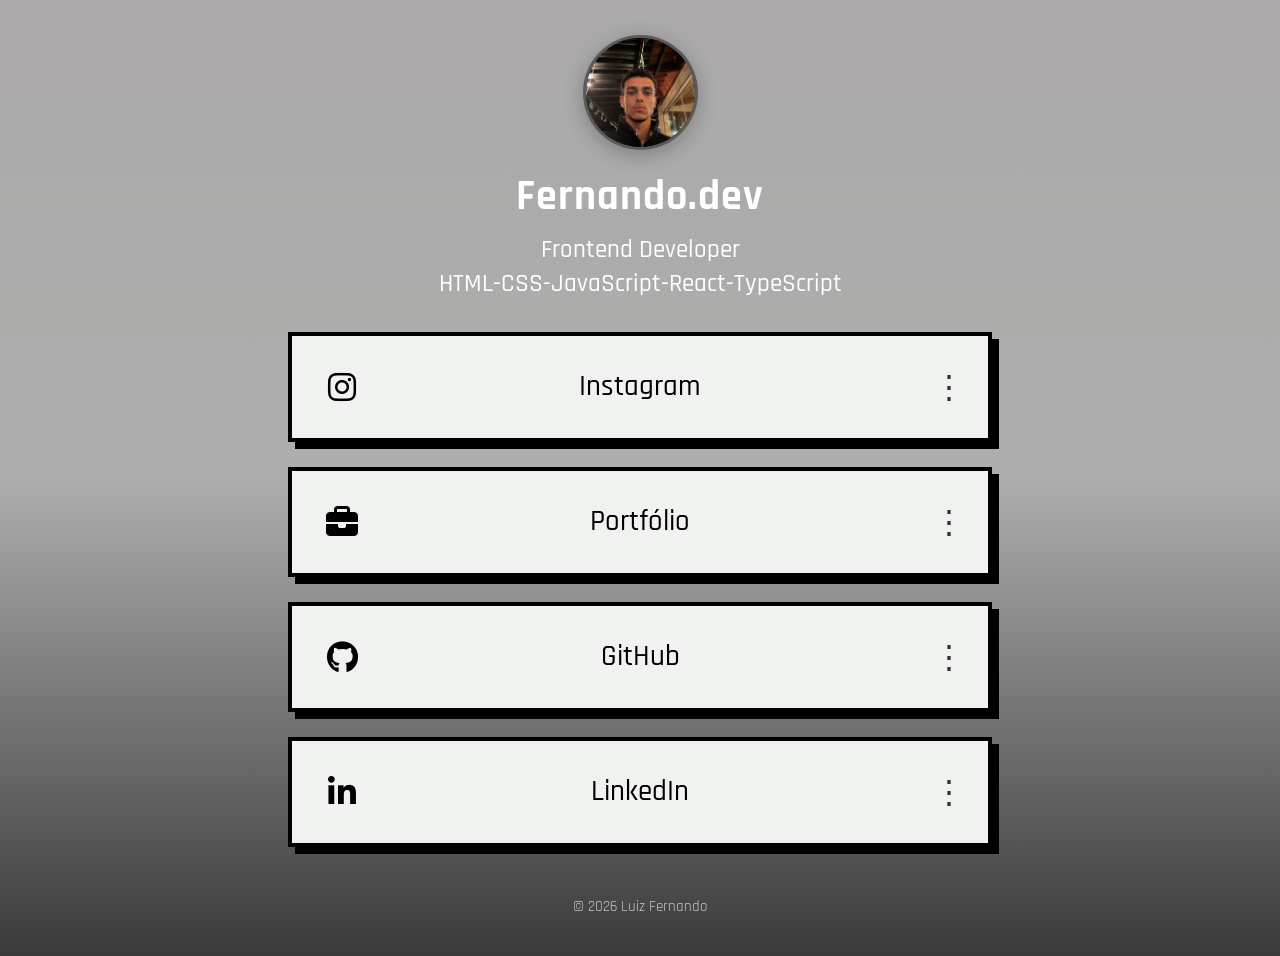
<file: index.html>
<!DOCTYPE html>
<html lang="pt-BR">

<head>

    <meta charset="UTF-8">
    <meta name="viewport" content="width=device-width, initial-scale=1.0">

    <title>Luiz Fernando | Links</title>

    <!--  FONT AWESOME  -->
    <link
        rel="stylesheet"
        href="https://cdnjs.cloudflare.com/ajax/libs/font-awesome/6.5.2/css/all.min.css"
    >

    <!- GOOGLE FONTS  ->
    <link rel="preconnect" href="https://fonts.googleapis.com">
    <link rel="preconnect" href="https://fonts.gstatic.com" crossorigin>

    <link
        href="https://fonts.googleapis.com/css2?family=Rajdhani:wght@400;500;600;700&display=swap"
        rel="stylesheet"
    >

    <!-- CSS  -->
    <link rel="stylesheet" href="indexstyle.css">

</head>


<body>

    <main class="container">

        <!--  FOTO  -->

        <div class="foto-container">

            <img
                
                src="foto/perfil.jpeg"
                alt="foto de perfil"
                class="foto"
            >

        </div>


        <!-- NOME  -->

        <h1>Fernando.dev</h1>


        <!-- DESCRIÇÃO= -->

        <p class="descricao">
            Frontend Developer <br>
            HTML-CSS-JavaScript-React-TypeScript
        </p>


        <!-- LINKS-->

        <section class="links">


            <!-- INSTAGRAM -->

            <a
                href="https://www.instagram.com/_fernandofrancoo_/"
                target="_blank"
                class="link"
            >

                <div class="icone">
                    <i class="fa-brands fa-instagram"></i>
                </div>

                <span>Instagram</span>

                <button
                    class="menu"
                    onclick="abrirMenu(event, 'Instagram')"
                >
                    ⋮
                </button>

            </a>


            <!--  PORTFÓLIO -->

            <a
                href="portifoliov2.html"
                target="_blank"
                class="link"
            >

                <div class="icone">
                    <i class="fa-solid fa-briefcase"></i>
                </div>

                <span>Portfólio</span>

                <button
                    class="menu"
                    onclick="abrirMenu(event, 'Portfólio')"
                >
                    ⋮
                </button>

            </a>


            <!-- GITHUB-->

            <a
                href="https://github.com/"
                target="_blank"
                class="link"
            >

                <div class="icone">
                    <i class="fa-brands fa-github"></i>
                </div>

                <span>GitHub</span>

                <button
                    class="menu"
                    onclick="abrirMenu(event, 'GitHub')"
                >
                    ⋮
                </button>

            </a>


            <!-- LINKEDI -->

            <a
                href="https://www.linkedin.com/in/fernando-peres-62853b1a8/"
                target="_blank"
                class="link"
            >

                <div class="icone">
                    <i class="fa-brands fa-linkedin-in"></i>
                </div>

                <span>LinkedIn</span>

                <button
                    class="menu"
                    onclick="abrirMenu(event, 'LinkedIn')"
                >
                    ⋮
                </button>

            </a>


        </section>


        <!--  RODAPÉ  -->

        <footer>

            <p>© 2026 Luiz Fernando</p>

        </footer>

    </main>


    <!--JAVASCRIPT  -->

    <script src="indexscript.js"></script>

</body>

</html>
</file>
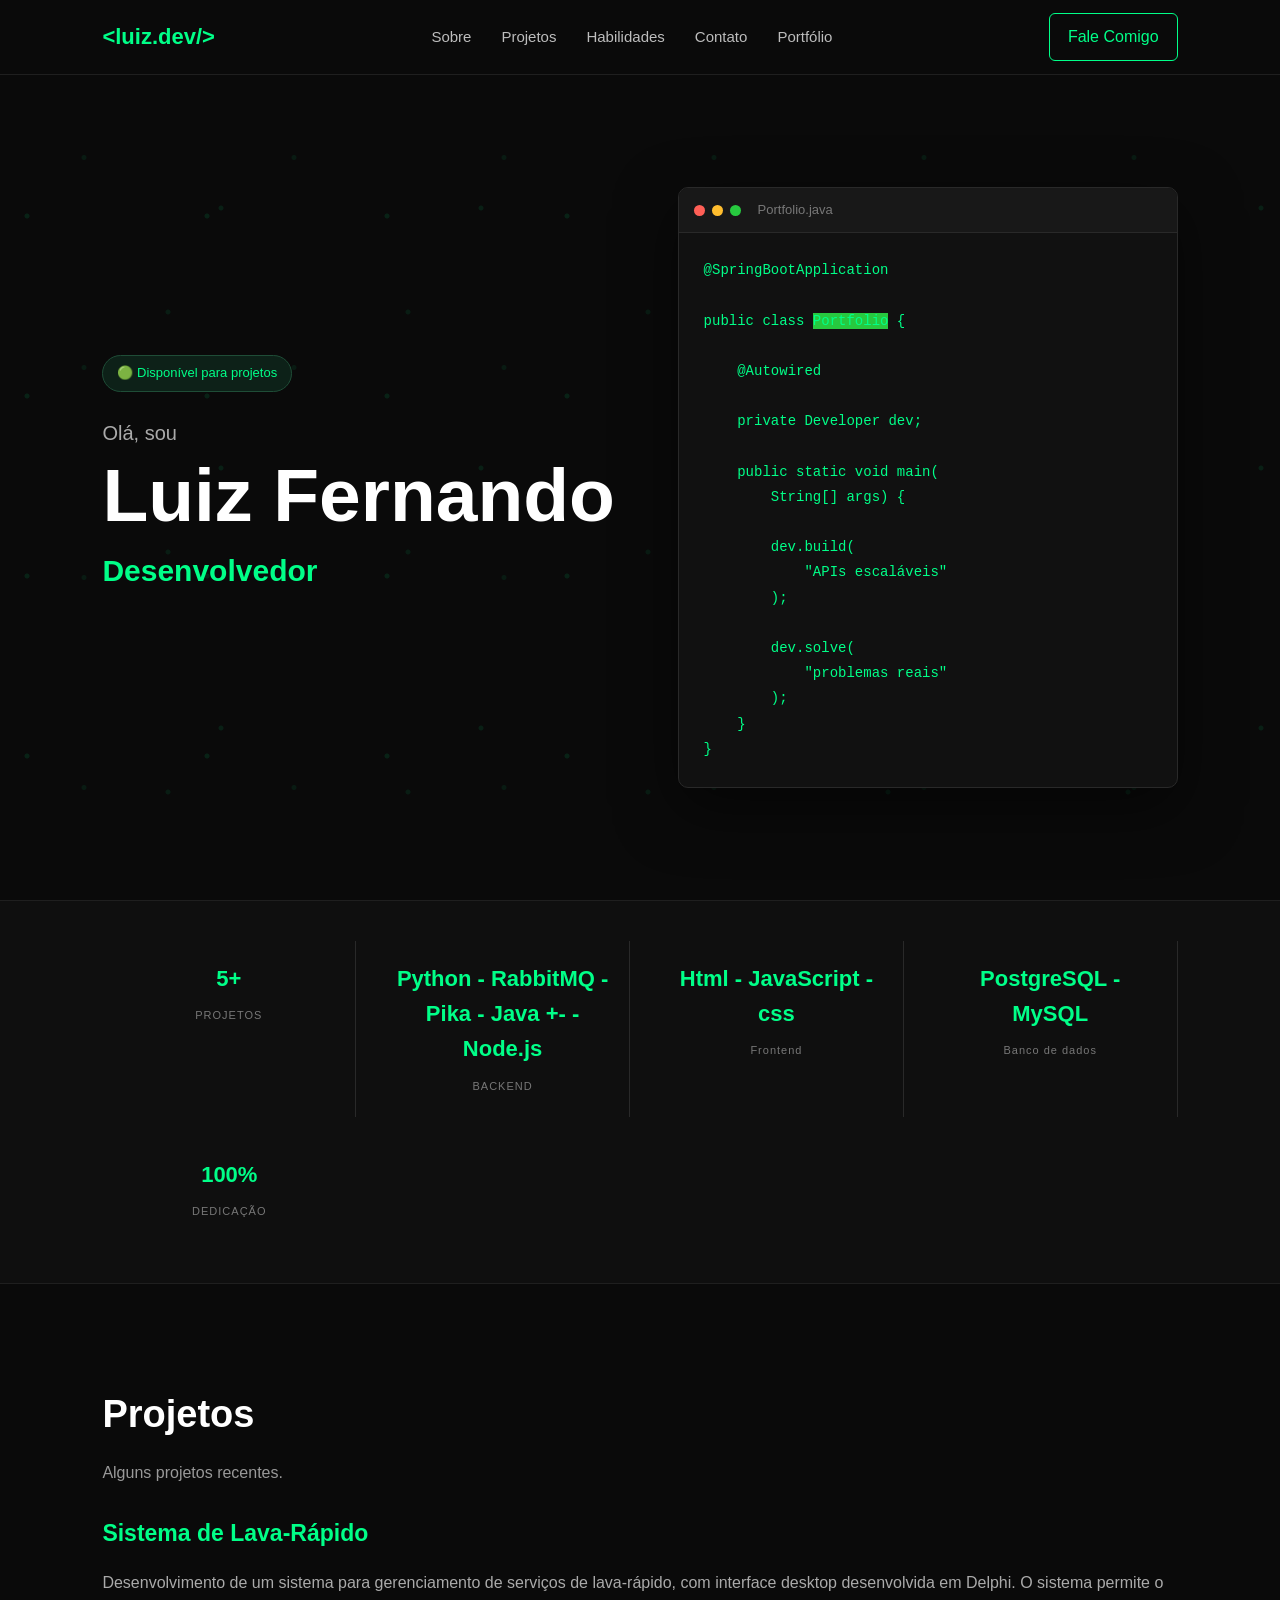
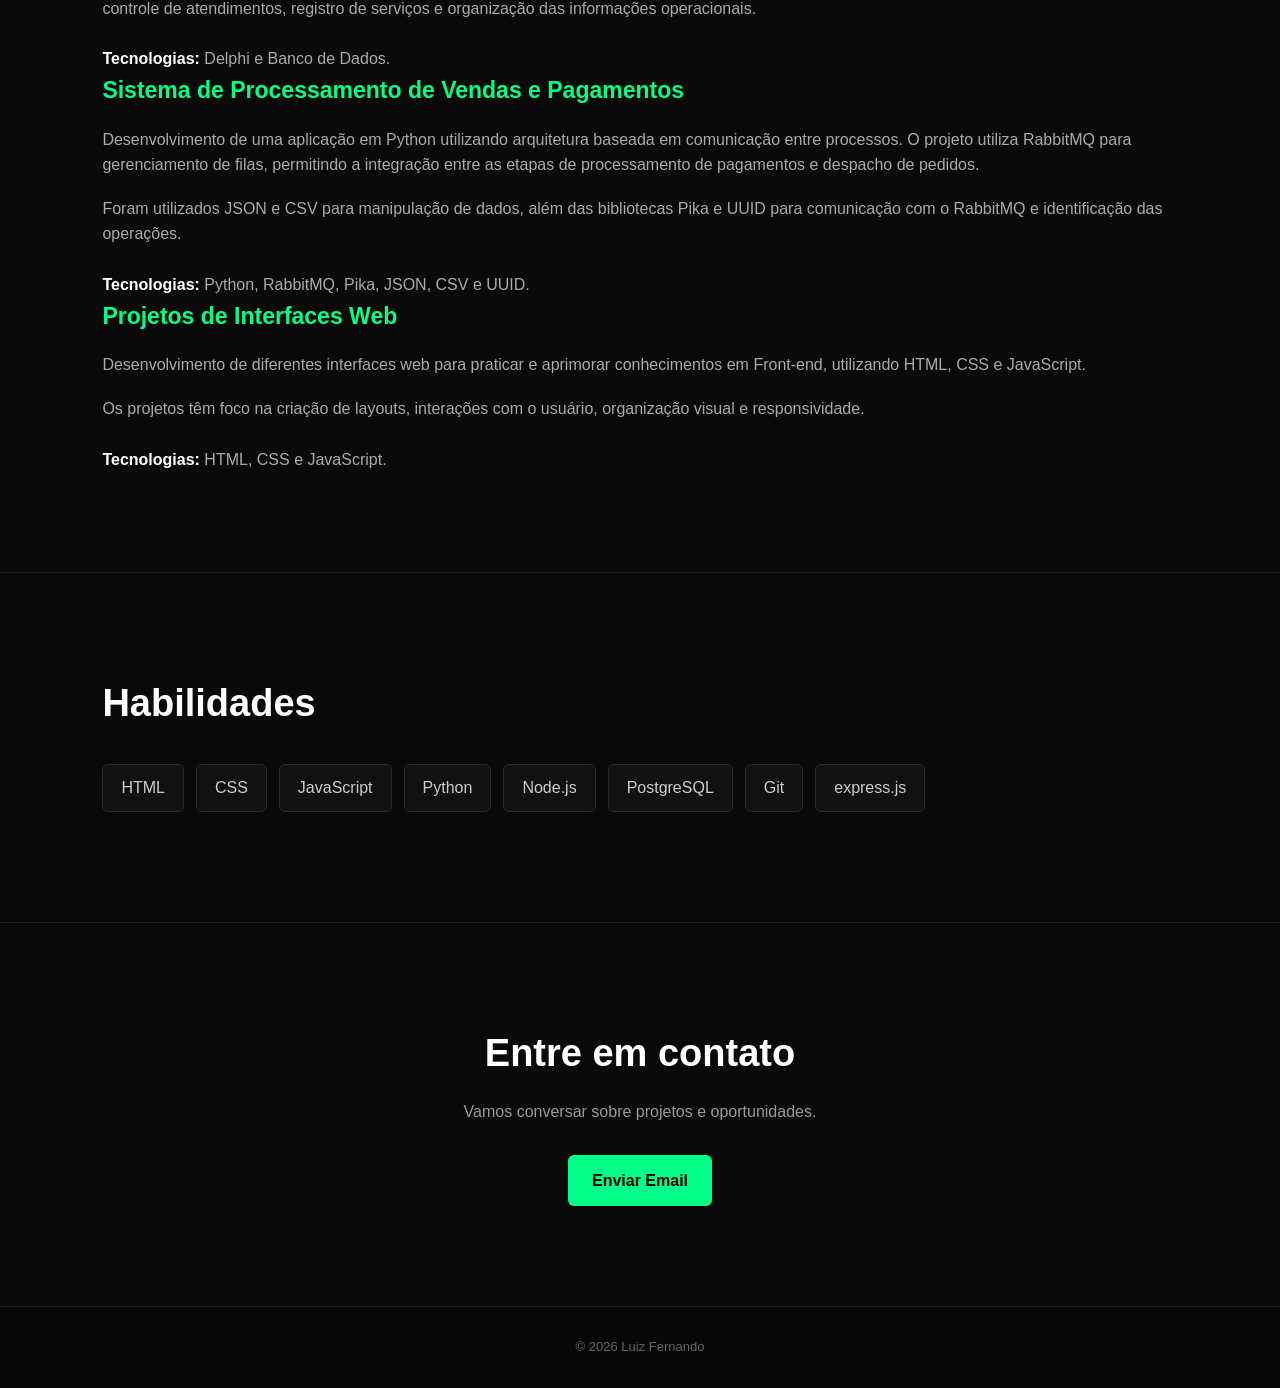
<file: portifoliov2.html>
<!DOCTYPE html>
<html lang="pt-BR">

<head>
    <meta charset="UTF-8">

    <meta name="viewport" content="width=device-width, initial-scale=1.0">

    <title>Luiz Fernando | Desenvolvedor</title>

    <link rel="stylesheet" href="portifoliov2.css">
</head>

<body><div class="particles" aria-hidden="true"></div>

    <header>

        <div class="logo">
            &lt;luiz.dev/&gt;
        </div>

        <nav>
            <a href="#sobre">Sobre</a>
            <a href="#projetos">Projetos</a>
            <a href="#habilidades">Habilidades</a>
            <a href="#contato">Contato</a>
            <a href="portifoliov2.html">Portfólio</a>
        </nav>

        <a href="#contato" class="btn-contato">
            Fale Comigo
        </a>

    </header>


    <main>

        <!-- HERO -->

        <section id="sobre" class="hero">

            <div class="hero-text anim-left">

                <span class="status">
                    🟢 Disponível para projetos
                </span>

                <p class="ola">
                    Olá, sou
                </p>

                <h1>
                    Luiz Fernando
                </h1>

                <h2>
                    Desenvolvedor Front-end - developer 

                <p class="descricao">
                    Desenvolvedor focado em criar sistemas,
                    APIs e soluções para problemas reais.
                </p>

                <div class="botoes">

                    <a href="#projetos" class="btn-principal">
                        Ver Projetos
                    </a>

                    <a href="#contato" class="btn-secundario">
                        Entrar em Contato
                    </a>

                </div>

            </div>


            <!-- ÁREA DO CÓDIGO -->

            <div class="codigo anim-right">

                <div class="barra-codigo">

                    <span class="bolinha vermelha"></span>
                    <span class="bolinha amarela"></span>
                    <span class="bolinha verde"></span>

                    <span class="nome-arquivo">
                        Portfolio.java
                    </span>

                </div>

                <div class="codigo-conteudo">

<pre><code><span class="amarelo">@SpringBootApplication</span>

<span class="azul">public class</span> <span class="verde">Portfolio</span> {

    <span class="amarelo">@Autowired</span>

    <span class="azul">private</span> Developer dev;

    <span class="azul">public static void</span> main(
        String[] args) {

        dev.build(
            <span class="laranja">"APIs escaláveis"</span>
        );

        dev.solve(
            <span class="laranja">"problemas reais"</span>
        );
    }
}</code></pre>

                </div>

            </div>

        </section>


        <!-- ESTATÍSTICAS -->

        <section class="estatisticas anim-section">

            <div>
                <strong>5+</strong>
                <span>PROJETOS</span>
            </div>

            <div>
                <strong>Python - RabbitMQ - Pika - Java +- - Node.js </strong>
                <span>BACKEND</span>
            </div>

             <div>
                <strong>Html - JavaScript - css </strong>
                <span>Frontend</span>
            </div>
             <div>
                <strong>PostgreSQL - MySQL </strong>
                <span>Banco de dados </span>
            </div>



            <div>
                <strong>100%</strong>
                <span>DEDICAÇÃO</span>
            </div>

        </section>


        <!-- PROJETOS -->

       
<section id="projetos" class="secao">

    <h2>Projetos</h2>

    <p>
        Alguns projetos recentes.
    </p>


    <!-- PROJETO 1 -->

    <div class="projeto anim-card">

        <h3>Sistema de Lava-Rápido</h3>

        <p>
            Desenvolvimento de um sistema para gerenciamento de serviços
            de lava-rápido, com interface desktop desenvolvida em Delphi.
            O sistema permite o controle de atendimentos, registro de
            serviços e organização das informações operacionais.
        </p>

        <p class="tecnologias-projeto">
            <strong>Tecnologias:</strong>
            Delphi e Banco de Dados.
        </p>

    </div>


    <!-- PROJETO 2 -->

    <div class="projeto anim-card">

        <h3>Sistema de Processamento de Vendas e Pagamentos</h3>

        <p>
            Desenvolvimento de uma aplicação em Python utilizando
            arquitetura baseada em comunicação entre processos.
            O projeto utiliza RabbitMQ para gerenciamento de filas,
            permitindo a integração entre as etapas de processamento
            de pagamentos e despacho de pedidos.
        </p>

        <p>
            Foram utilizados JSON e CSV para manipulação de dados,
            além das bibliotecas Pika e UUID para comunicação com
            o RabbitMQ e identificação das operações.
        </p>

        <p class="tecnologias-projeto">
            <strong>Tecnologias:</strong>
            Python, RabbitMQ, Pika, JSON, CSV e UUID.
        </p>

    </div>


    <!-- PROJETO 3 -->

    <div class="projeto anim-card">

        <h3>Projetos de Interfaces Web</h3>

        <p>
            Desenvolvimento de diferentes interfaces web para praticar
            e aprimorar conhecimentos em Front-end, utilizando HTML,
            CSS e JavaScript.
        </p>

        <p>
            Os projetos têm foco na criação de layouts, interações com
            o usuário, organização visual e responsividade.
        </p>

        <p class="tecnologias-projeto">
            <strong>Tecnologias:</strong>
            HTML, CSS e JavaScript.
        </p>

    </div>







        </section>


        <!-- HABILIDADES -->

        <section id="habilidades" class="secao">

            <h2>Habilidades</h2>

            <div class="tecnologias anim-section">

                <span>HTML</span>
                <span>CSS</span>
                <span>JavaScript</span>
                <span>Python</span>
                <span>Node.js</span>
                <span>PostgreSQL</span>
                <span>Git</span>
                <span>express.js</span>


            </div>

        </section>


        <!-- CONTATO -->

        <section id="contato" class="secao">

            <h2>Entre em contato</h2>

            <p>
                Vamos conversar sobre projetos e oportunidades.
            </p>

            <a
                href="mailto:franconando196@gmail.com"
                class="btn-principal"
            >
                Enviar Email
            </a>

        </section>

    </main>


    <footer>

        <p>
            © 2026 Luiz Fernando
        </p>

    </footer>


    <script src="portifoliov2script.js"></script>

</body>

</html>
</file>
<file: indexstyle.css>
/* ==============================
   CONFIGURAÇÕES GERAIS
================================= */
/* ==============================
   RESET
============================== */

* {
    margin: 0;
    padding: 0;
    box-sizing: border-box;
}


/* ==============================
   HTML
============================== */

html {
    scroll-behavior: smooth;
}


/* ==============================
   BODY
============================== */

body {
    min-height: 100vh;
    font-family: "Rajdhani", sans-serif;

    background: linear-gradient(
        180deg,
        #aba9a9 0%,
        #adaead 50%,
        #3a3a3a 100%
    );

    color: white;
}


/* ==============================
   CONTAINER
============================== */

.container {
    width: 100%;
    max-width: 760px;
    margin: 0 auto;
    padding: 35px 28px 40px;
    text-align: center;
}


/* ==============================
   FOTO
============================== */

.foto-container {
    width: 115px;
    height: 115px;

    margin: 0 auto 20px;

    border-radius: 50%;
    overflow: hidden;

    border: 3px solid rgba(255, 255, 255, 0.25);

    background: #222;

    box-shadow: 0 5px 20px rgba(0, 0, 0, 0.25);
}

.foto {
    width: 100%;
    height: 100%;

    object-fit: cover;
    display: block;
}


/* ==============================
   NOME
============================== */

h1 {
    font-size: 42px;
    font-weight: 700;

    letter-spacing: 1px;

    margin-bottom: 10px;
}


/* ==============================
   DESCRIÇÃO
============================== */

.descricao {
    font-size: 25px;
    font-weight: 500;

    line-height: 1.35;

    margin-bottom: 30px;
}


/* ==============================
   LINKS / BOTÕES
============================== */

.links {
    display: flex;
    flex-direction: column;

    gap: 25px;
}

.link {
    position: relative;

    width: 100%;
    min-height: 110px;

    display: flex;
    align-items: center;
    justify-content: center;

    text-decoration: none;

    color: #000;
    background: #f0f2f0;

    border: 4px solid #000;

    box-shadow: 7px 7px 0 #000;

    transition:
        transform 0.2s ease,
        box-shadow 0.2s ease,
        background 0.2s ease;

    font-size: 29px;
    font-weight: 500;
}


/* ==============================
   EFEITO HOVER
============================== */

.link:hover {
    transform: translateY(-4px);

    box-shadow: 7px 11px 0 #000;

    background: #73d69b;
}


/* ==============================
   EFEITO AO CLICAR
============================== */

.link:active {
    transform: translate(5px, 5px);

    box-shadow: 2px 2px 0 #000;
}


/* ==============================
   ÍCONE DOS BOTÕES
============================== */

.icone {
    position: absolute;

    left: 20px;

    width: 60px;
    height: 60px;

    display: flex;
    align-items: center;
    justify-content: center;

    font-size: 32px;
    font-weight: 700;
}


/* Ícones em imagem ou SVG */

.icone img,
.icone svg {
    width: 36px;
    height: 36px;

    object-fit: contain;
}


/* ==============================
   MENU DOS TRÊS PONTOS
============================== */

.menu {
    position: absolute;

    right: 18px;

    border: none;
    background: transparent;

    color: #333;

    font-size: 32px;

    cursor: pointer;

    line-height: 1;

    padding: 5px;
}


/* ==============================
   RODAPÉ
============================== */

footer {
    margin-top: 50px;

    opacity: 0.7;

    font-size: 15px;
}


/* ==============================
   CELULAR
============================== */

@media (max-width: 600px) {

    .container {
        padding: 30px 28px 35px;
    }

    .foto-container {
        width: 100px;
        height: 100px;
    }

    h1 {
        font-size: 36px;
    }

    .descricao {
        font-size: 21px;
    }

    .links {
        gap: 22px;
    }

    .link {
        min-height: 105px;

        font-size: 26px;

        box-shadow: 6px 6px 0 #000;
    }

    .icone {
        left: 12px;
    }

    .icone img,
    .icone svg {
        width: 30px;
        height: 30px;
    }

    .menu {
        right: 10px;
    }
}


/* ==============================
   CELULARES MUITO PEQUENOS
============================== */

@media (max-width: 380px) {

    .container {
        padding-left: 20px;
        padding-right: 20px;
    }

    .descricao {
        font-size: 19px;
    }

    .link {
        font-size: 23px;
    }
}
</file>
<file: portifoliov2.css>
* {
    margin: 0;
    padding: 0;
    box-sizing: border-box;
}

html {
    scroll-behavior: smooth;
}

body {
    font-family: Arial, Helvetica, sans-serif;
    background: #0a0a0a;
    color: #ffffff;
    line-height: 1.6;
}

a {
    text-decoration: none;
    color: inherit;
}


/* =========================
   HEADER
========================= */

header {
    width: 100%;
    height: 75px;

    display: flex;
    align-items: center;
    justify-content: space-between;

    padding: 0 8%;

    background: #0a0a0a;
    border-bottom: 1px solid #1f1f1f;

    position: sticky;
    top: 0;
    z-index: 1000;
}

.logo {
    font-size: 22px;
    font-weight: bold;
    color: #00ff88;
}

nav {
    display: flex;
    gap: 30px;
}

nav a {
    color: #bdbdbd;
    font-size: 15px;
    transition: 0.3s;
}

nav a:hover {
    color: #00ff88;
}

.btn-contato {
    padding: 10px 18px;

    border: 1px solid #00ff88;
    border-radius: 6px;

    color: #00ff88;

    transition: 0.3s;
}

.btn-contato:hover {
    background: #00ff88;
    color: #000;
}


/* =========================
   HERO
========================= */

.hero {
    min-height: calc(100vh - 75px);

    display: flex;
    align-items: center;
    justify-content: space-between;

    gap: 60px;

    padding: 80px 8%;
}

.hero-text {
    max-width: 650px;
}

.status {
    display: inline-block;

    margin-bottom: 25px;

    padding: 7px 14px;

    border: 1px solid #1f4d37;
    border-radius: 20px;

    background: #0d2118;

    color: #00ff88;

    font-size: 13px;
}

.ola {
    color: #aaa;
    font-size: 20px;
    margin-bottom: 5px;
}

.hero h1 {
    font-size: clamp(45px, 6vw, 75px);
    line-height: 1.1;

    margin-bottom: 10px;
}

.hero h2 {
    color: #00ff88;
    font-size: clamp(20px, 3vw, 30px);

    margin-bottom: 25px;
}

.descricao {
    max-width: 600px;

    color: #a8a8a8;

    font-size: 17px;

    margin-bottom: 35px;
}


/* =========================
   BOTÕES
========================= */

.botoes {
    display: flex;
    gap: 15px;
    flex-wrap: wrap;
}

.btn-principal,
.btn-secundario {
    display: inline-block;

    padding: 13px 24px;

    border-radius: 6px;

    font-weight: bold;

    transition: 0.3s;
}

.btn-principal {
    background: #00ff88;
    color: #000;
}

.btn-principal:hover {
    transform: translateY(-3px);
    opacity: 0.85;
}

.btn-secundario {
    border: 1px solid #333;
    color: #fff;
}

.btn-secundario:hover {
    border-color: #00ff88;
    color: #00ff88;
}


/* =========================
   ÁREA DO CÓDIGO
========================= */

.codigo {
    width: 500px;

    background: #111;
    border: 1px solid #292929;
    border-radius: 10px;

    overflow: hidden;

    box-shadow: 0 20px 60px rgba(0, 0, 0, 0.5);
}

.barra-codigo {
    height: 45px;

    display: flex;
    align-items: center;

    gap: 7px;

    padding: 0 15px;

    background: #181818;
    border-bottom: 1px solid #292929;
}

.bolinha {
    width: 11px;
    height: 11px;

    border-radius: 50%;
}

.vermelha {
    background: #ff5f56;
}

.amarela {
    background: #ffbd2e;
}

.verde {
    background: #27c93f;
}

.nome-arquivo {
    margin-left: 10px;

    color: #777;

    font-size: 13px;
}

.codigo-conteudo {
    min-height: 300px;

    padding: 25px;

    font-family: "Courier New", monospace;

    color: #00ff88;

    font-size: 14px;

    line-height: 1.8;
}


/* =========================
   ESTATÍSTICAS
========================= */

.estatisticas {
    display: grid;

    grid-template-columns: repeat(4, 1fr);

    gap: 20px;

    padding: 40px 8%;

    background: #0f0f0f;

    border-top: 1px solid #1f1f1f;
    border-bottom: 1px solid #1f1f1f;
}

.estatisticas div {
    text-align: center;

    padding: 20px;

    border-right: 1px solid #292929;
}

.estatisticas div:last-child {
    border-right: none;
}

.estatisticas strong {
    display: block;

    color: #00ff88;

    font-size: 22px;

    margin-bottom: 5px;
}

.estatisticas span {
    color: #777;

    font-size: 11px;

    letter-spacing: 1px;
}


/* =========================
   SEÇÕES
========================= */

.secao {
    min-height: 350px;

    padding: 100px 8%;

    border-bottom: 1px solid #1f1f1f;
}

.secao h2 {
    font-size: 38px;

    margin-bottom: 15px;
}

.secao > p {
    color: #999;

    max-width: 600px;

    margin-bottom: 30px;
}


/* =========================
   TECNOLOGIAS
========================= */

.tecnologias {
    display: flex;

    flex-wrap: wrap;

    gap: 12px;

    margin-top: 30px;
}

.tecnologias span {
    padding: 10px 18px;

    border: 1px solid #292929;
    border-radius: 6px;

    background: #111;

    color: #ccc;

    transition: 0.3s;
}

.tecnologias span:hover {
    border-color: #00ff88;

    color: #00ff88;

    transform: translateY(-3px);
}


/* =========================
   CONTATO
========================= */

#contato {
    text-align: center;

    display: flex;
    flex-direction: column;
    align-items: center;
    justify-content: center;
}

#contato p {
    margin-bottom: 30px;
}


/* =========================
   FOOTER
========================= */

footer {
    padding: 30px 8%;

    text-align: center;

    background: #070707;

    color: #666;

    font-size: 13px;
}


/* =========================
   RESPONSIVIDADE
========================= */

@media (max-width: 1000px) {

    .hero {
        flex-direction: column;

        align-items: flex-start;

        padding-top: 70px;
    }

    .codigo {
        width: 100%;
    }

    .estatisticas {
        grid-template-columns: repeat(2, 1fr);
    }

    .estatisticas div:nth-child(2) {
        border-right: none;
    }
}


@media (max-width: 700px) {

    header {
        height: auto;

        padding: 20px 5%;

        flex-wrap: wrap;

        gap: 20px;
    }

    nav {
        order: 3;

        width: 100%;

        justify-content: center;

        gap: 15px;
    }

    nav a {
        font-size: 13px;
    }

    .btn-contato {
        font-size: 13px;
    }

    .hero {
        padding: 60px 5%;
    }

    .hero h1 {
        font-size: 45px;
    }

    .estatisticas {
        grid-template-columns: 1fr;

        padding: 30px 5%;
    }

    .estatisticas div {
        border-right: none;

        border-bottom: 1px solid #292929;
    }

    .estatisticas div:last-child {
        border-bottom: none;
    }

    .secao {
        padding: 70px 5%;
    }

    .secao h2 {
        font-size: 32px;
    }
}


@media (max-width: 450px) {

    .hero h1 {
        font-size: 38px;
    }

    .hero h2 {
        font-size: 20px;
    }

    .botoes {
        flex-direction: column;
    }

    .btn-principal,
    .btn-secundario {
        text-align: center;

        width: 100%;
    }

    nav {
        gap: 10px;
    }

    nav a {
        font-size: 12px;
    }
}
projeto { margin-top: 45px; padding: 30px; background: #111; border: 1px solid #292929; border-radius: 8px; transition: 0.3s; } 
.projeto:hover { border-color: #00ff88; transform: translateY(-3px); } 
.projeto h3 { color: #00ff88; font-size: 23px; margin-bottom: 18px; }
 .projeto p { color: #aaa; margin-bottom: 18px; }
  .projeto .tecnologias-projeto { margin-top: 25px; margin-bottom: 0; } .projeto strong { color: #fff; }
  

/* ===== ANIMAÇÕES VISÍVEIS ===== */

.particles {
    position: fixed;
    inset: 0;
    pointer-events: none;
    z-index: -1;
    background:
        radial-gradient(circle at 15% 20%, rgba(0,255,136,.10) 0 2px, transparent 3px),
        radial-gradient(circle at 70% 30%, rgba(0,255,136,.08) 0 2px, transparent 3px),
        radial-gradient(circle at 40% 75%, rgba(0,255,136,.07) 0 2px, transparent 3px),
        radial-gradient(circle at 85% 80%, rgba(0,255,136,.09) 0 2px, transparent 3px);
    background-size: 180px 180px, 240px 240px, 210px 210px, 260px 260px;
    animation: particlesMove 12s linear infinite;
}

.anim-left,
.anim-right {
    opacity: 0;
    transition: opacity 1s ease, transform 1s ease;
}

.anim-left {
    transform: translateX(-80px);
}

.anim-right {
    transform: translateX(80px);
}

.anim-left.show,
.anim-right.show {
    opacity: 1;
    transform: translateX(0);
}

.anim-card {
    opacity: 0;
    transform: translateY(60px) scale(.96);
    transition: opacity .8s ease, transform .8s cubic-bezier(.2,.8,.2,1);
}

.anim-card.show {
    opacity: 1;
    transform: translateY(0) scale(1);
}

.anim-card:nth-child(3) { transition-delay: .15s; }
.anim-card:nth-child(4) { transition-delay: .30s; }
.anim-card:nth-child(5) { transition-delay: .45s; }

.anim-section {
    opacity: 0;
    transform: translateY(40px);
    transition: opacity .9s ease, transform .9s ease;
}

.anim-section.show {
    opacity: 1;
    transform: translateY(0);
}

.hero h1 {
    animation: nameGlow 2s ease-in-out infinite alternate;
}

.status {
    animation: statusPulse 1.8s ease-in-out infinite;
}

.codigo {
    animation: codeFloat 4s ease-in-out infinite;
}

.projeto:hover {
    transform: translateY(-12px) scale(1.02) !important;
    border-color: #00ff88;
    box-shadow: 0 15px 45px rgba(0,255,136,.12);
}

.tecnologias span:hover {
    transform: translateY(-7px) scale(1.05);
    box-shadow: 0 8px 25px rgba(0,255,136,.12);
}

.btn-principal,
.btn-secundario,
.btn-contato {
    transition: transform .25s ease, box-shadow .25s ease, background .25s ease;
}

.btn-principal:hover,
.btn-secundario:hover,
.btn-contato:hover {
    transform: translateY(-4px) scale(1.03);
}

@keyframes nameGlow {
    from { text-shadow: 0 0 0 rgba(0,255,136,0); }
    to { text-shadow: 0 0 25px rgba(0,255,136,.25); }
}

@keyframes statusPulse {
    0%,100% { box-shadow: 0 0 0 rgba(0,255,136,0); }
    50% { box-shadow: 0 0 22px rgba(0,255,136,.25); }
}

@keyframes codeFloat {
    0%,100% { transform: translateY(0); }
    50% { transform: translateY(-9px); }
}

@keyframes particlesMove {
    from { background-position: 0 0, 0 0, 0 0, 0 0; }
    to { background-position: 180px 180px, -240px 120px, 210px -210px, -260px 260px; }
}
</file>
